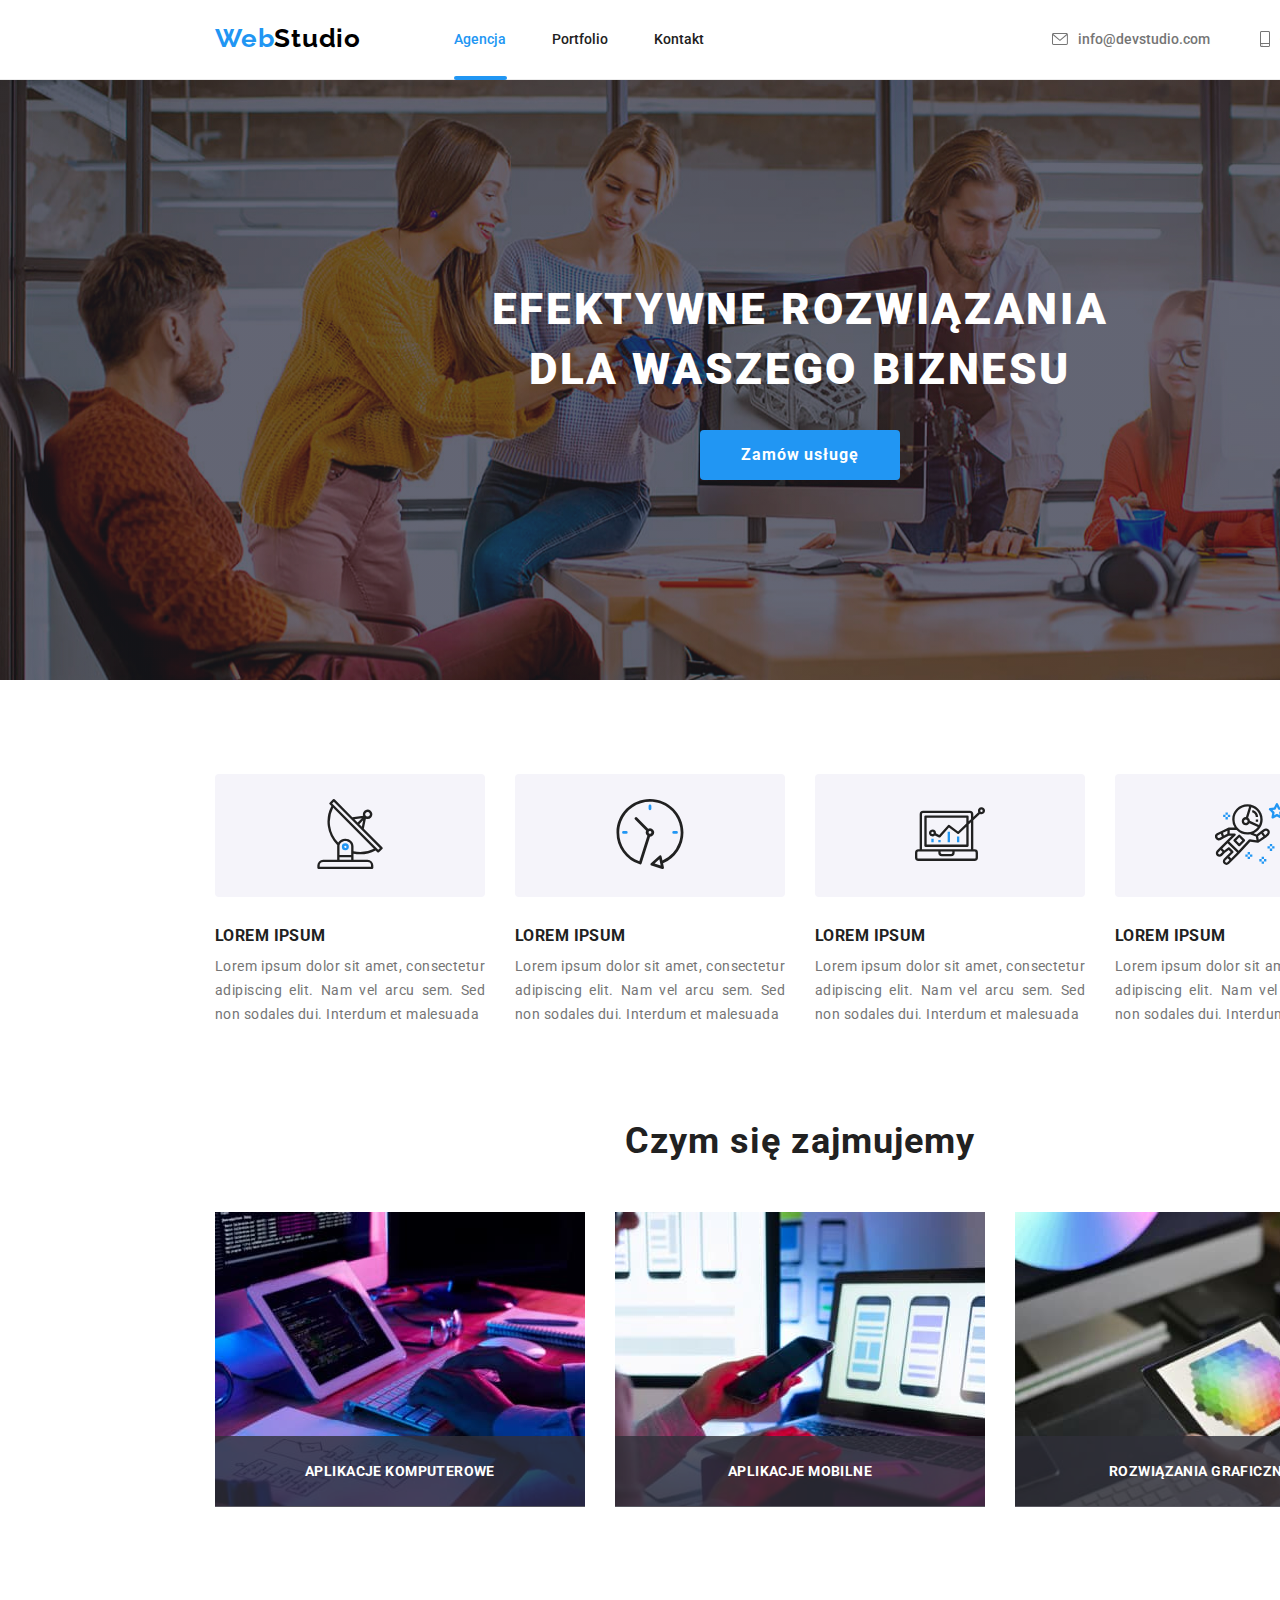
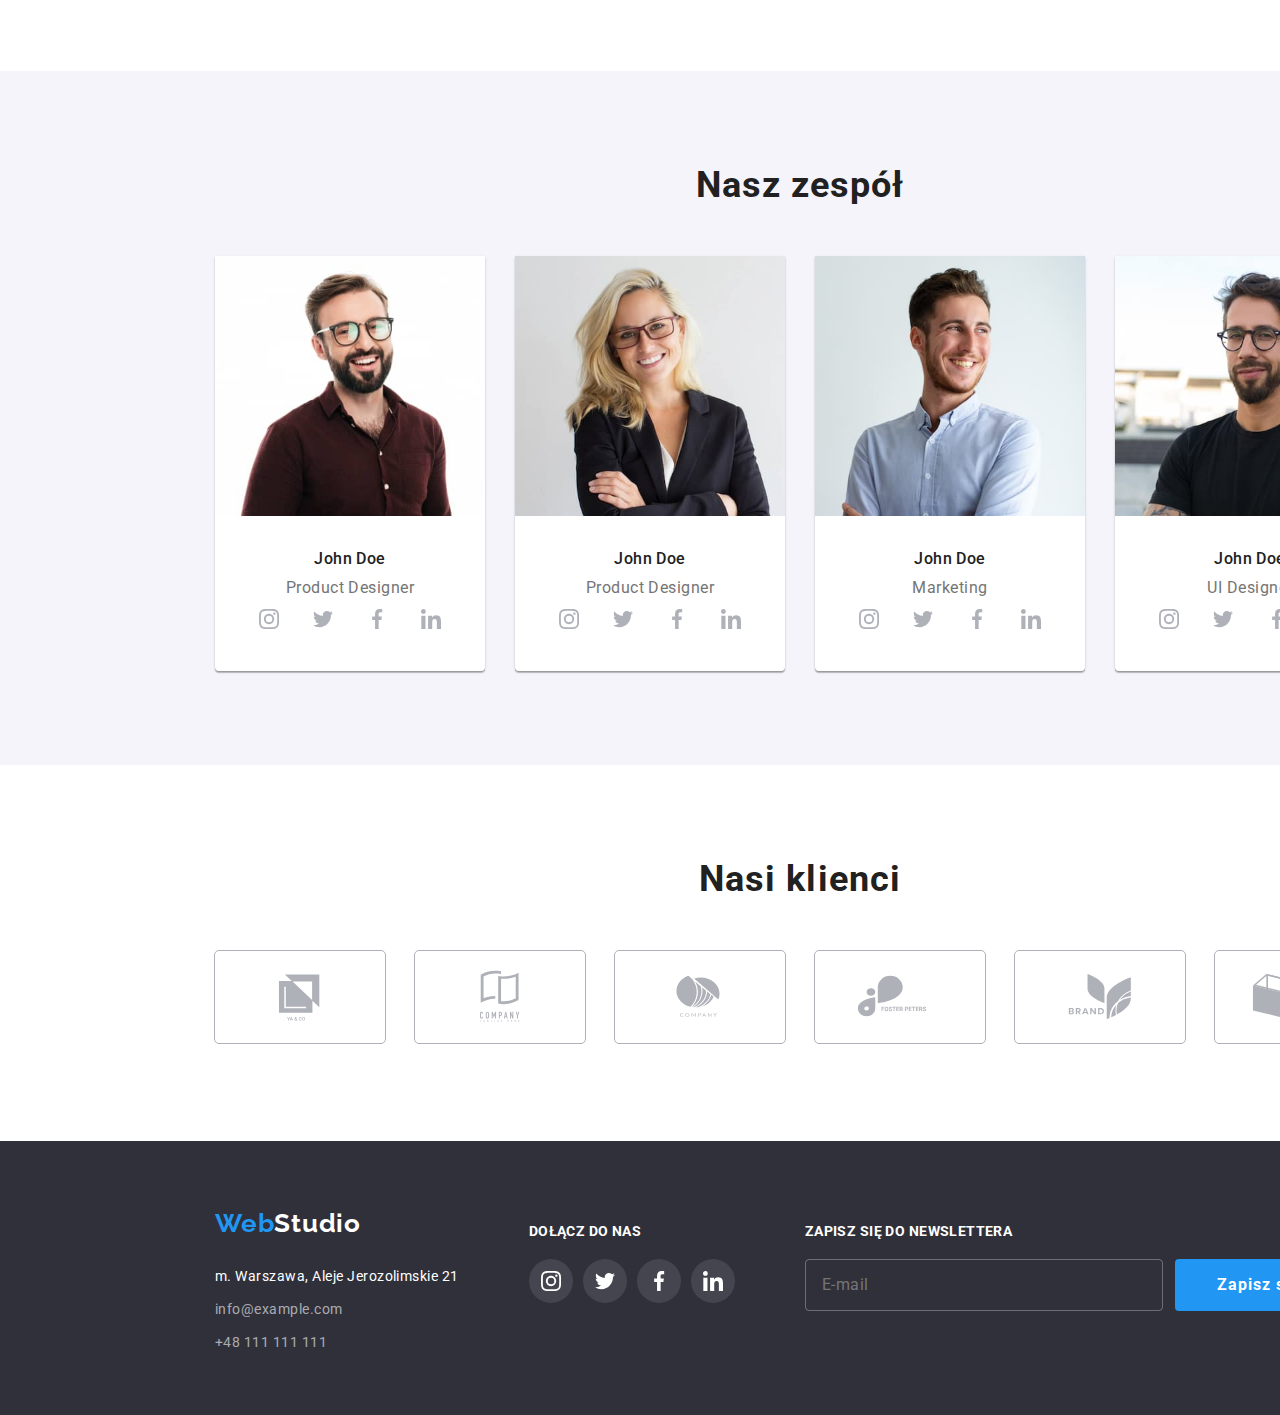
<file: index.html>
<!DOCTYPE html>
<html lang="pl">
  <!-- Nagłówek z tagami meta oraz tytułem i opisem-->
  <head>
    <!-- Normalizator -->
    <link rel="stylesheet" href="css/modern-normalize.css" />
    <!-- Czcionki -->
    <link
      href="https://fonts.googleapis.com/css2?family=Raleway:wght@700&family=Roboto:wght@400;500;700;900&display=swap"
      rel="stylesheet"
    />
    <!-- Style CSS -->
    <link rel="stylesheet" href="css/styles.css" />
    <link rel="icon" type="image/x-icon" href="images/favicon.ico" />
    <meta charset="utf-8" />
    <meta http-equiv="X-UA-Compatible" content="IE=edge" />
    <meta name="viewport" content="width=device-width, initial-scale=1.0" />
    <title>Strona główna</title>
    <meta name="description" content="WebStudio - strona główna" />
  </head>
  <body>
    <header class="top-bar">
      <div class="container top-menu">
        <!-- Logo -->
        <div class="top-menu-left">
          <a href="index.html" class="logo">Web<span class="logo-header">Studio</span> </a>
          <!-- Menu górne-->
          <nav>
            <ul class="menu">
              <li class="list-item is-active">
                <a href="#" class="menu-link is-active">Agencja</a>
              </li>
              <li class="list-item">
                <a href="portfolio.html" class="menu-link">Portfolio</a>
              </li>
              <li class="list-item">
                <a href="#" class="menu-link">Kontakt</a>
              </li>
            </ul>
          </nav>
        </div>
        <!-- dane teleadresowe-->

        <ul class="top-menu-right">
          <li class="list-item">
            <a href="mailto:info@devstudio.com" class="contact-text-header">
              <svg width="16" height="12" class="icon-top">
                <use href="images/icons.svg#icon-envelope"></use>
              </svg>
              info@devstudio.com
            </a>
          </li>
          <li class="list-item">
            <a href="tel:+48111111111" class="contact-text-header">
              <svg width="10" height="16" class="icon-top">
                <use href="images/icons.svg#icon-smartphone"></use>
              </svg>
              +48 111 111 111
            </a>
          </li>
        </ul>
      </div>
    </header>

    <!-- MAIN -->
    <main>
      <!-- Sekcja - Efektywne rozwiązania z przyciskiem zamówienia usługi -->

      <section class="section call-to-action">
        <div class="container call-to-action-box">
          <h1 class="main-header">efektywne rozwiązania dla waszego biznesu</h1>
          <button data-modal-open class="button-call-to-action" type="button">Zamów usługę</button>
        </div>
      </section>
      <!-- Sekcja "nasze atuty" (tak podpisane na figmie) zawierająca 4 krótkie artykuły(?) -->
      <section class="section section-article">
        <div class="container">
          <ul class="box-list article-list">
            <li class="list-item">
              <article class="article-container">
                <div class="article-top">
                  <svg class="icon-article">
                    <use href="images/icons.svg#icon-antenna-1"></use>
                  </svg>
                </div>
                <h3 class="article-header">lorem ipsum</h3>
                <p class="article-text">
                  Lorem ipsum dolor sit amet, consectetur adipiscing elit. Nam vel arcu sem. Sed non
                  sodales dui. Interdum et malesuada
                </p>
              </article>
            </li>
            <li class="list-item">
              <article class="article-container">
                <div class="article-top">
                  <svg class="icon-article">
                    <use href="images/icons.svg#icon-clock-1"></use>
                  </svg>
                </div>
                <h3 class="article-header">lorem ipsum</h3>
                <p class="article-text">
                  Lorem ipsum dolor sit amet, consectetur adipiscing elit. Nam vel arcu sem. Sed non
                  sodales dui. Interdum et malesuada
                </p>
              </article>
            </li>
            <li class="list-item">
              <article class="article-container">
                <div class="article-top">
                  <svg class="icon-article">
                    <use href="images/icons.svg#icon-diagram-1"></use>
                  </svg>
                </div>
                <h3 class="article-header">lorem ipsum</h3>
                <p class="article-text">
                  Lorem ipsum dolor sit amet, consectetur adipiscing elit. Nam vel arcu sem. Sed non
                  sodales dui. Interdum et malesuada
                </p>
              </article>
            </li>
            <li class="list-item">
              <article class="article-container">
                <div class="article-top">
                  <svg class="icon-article">
                    <use href="images/icons.svg#icon-astronaut-1"></use>
                  </svg>
                </div>
                <h3 class="article-header">lorem ipsum</h3>
                <p class="article-text">
                  Lorem ipsum dolor sit amet, consectetur adipiscing elit. Nam vel arcu sem. Sed non
                  sodales dui. Interdum et malesuada
                </p>
              </article>
            </li>
          </ul>
          <!-- sekcja czym się zajmujemy (nagłówek i 3 zdjęcia) -->
          <h2 class="section-header">Czym się zajmujemy</h2>
          <ul class="box-list">
            <li class="list-item">
              <img
                class="project-picture"
                src="images/what_we_do/what_we_do_1.jpg"
                alt="Osoba pisząca kod przed komputerem"
                width="370"
                height="294"
              />
              <div class="on-picture-text">aplikacje komputerowe</div>
            </li>
            <li class="list-item">
              <img
                class="project-picture"
                src="images/what_we_do/what_we_do_2.jpg"
                alt="Osoba tworząca na laptopie aplikacje mobilną"
                width="370"
                height="294"
              />
              <div class="on-picture-text">aplikacje mobilne</div>
            </li>
            <li class="list-item">
              <img
                class="project-picture"
                src="images/what_we_do/what_we_do_3.jpg"
                alt="Pracownik wybierający na tablecie kolor z palety kolorów"
                width="370"
                height="294"
              />
              <div class="on-picture-text">rozwiązania graficzne</div>
            </li>
          </ul>
        </div>
      </section>

      <!-- sekcja nasz zespół-->
      <section class="section team">
        <div class="container">
          <h2 class="section-header">Nasz zespół</h2>
          <ul class="team-list">
            <li class="list-item">
              <figure class="team-container">
                <img
                  src="images/team/team_1.jpg"
                  alt="Uśmiechnięty męzczyzna z brodą w okularach"
                  width="270"
                  height="260"
                />
                <figcaption>
                  <span class="team-member">John Doe</span>
                  <p class="team-position">Product Designer</p>
                  <ul class="team-social-flex">
                    <li class="list-item">
                      <a href="#" class="team-social">
                        <svg class="icon-social">
                          <use href="images/icons.svg#icon-instagram-2"></use>
                        </svg>
                      </a>
                    </li>
                    <li class="list-item">
                      <a href="#" class="team-social">
                        <svg class="icon-social">
                          <use href="images/icons.svg#icon-twitter-1"></use>
                        </svg>
                      </a>
                    </li>
                    <li class="list-item">
                      <a href="#" class="team-social">
                        <svg class="icon-social">
                          <use href="images/icons.svg#icon-facebook-1"></use>
                        </svg>
                      </a>
                    </li>
                    <li class="list-item">
                      <a href="#" class="team-social">
                        <svg class="icon-social">
                          <use href="images/icons.svg#icon-linkedin-1"></use>
                        </svg>
                      </a>
                    </li>
                  </ul>
                </figcaption>
              </figure>
            </li>
            <li class="list-item">
              <figure class="team-container">
                <img
                  src="images/team/team_2.jpg"
                  alt="Uśmiechnięta kobieta w okularach z długimi blond włosami"
                  width="270"
                  height="260"
                  class="team-photo"
                />
                <figcaption>
                  <span class="team-member">John Doe</span>
                  <p class="team-position">Product Designer</p>
                  <ul class="team-social-flex">
                    <li class="list-item">
                      <a href="#" class="team-social">
                        <svg class="icon-social">
                          <use href="images/icons.svg#icon-instagram-2"></use>
                        </svg>
                      </a>
                    </li>
                    <li class="list-item">
                      <a href="#" class="team-social">
                        <svg class="icon-social">
                          <use href="images/icons.svg#icon-twitter-1"></use>
                        </svg>
                      </a>
                    </li>
                    <li class="list-item">
                      <a href="#" class="team-social">
                        <svg class="icon-social">
                          <use href="images/icons.svg#icon-facebook-1"></use>
                        </svg>
                      </a>
                    </li>
                    <li class="list-item">
                      <a href="#" class="team-social">
                        <svg class="icon-social">
                          <use href="images/icons.svg#icon-linkedin-1"></use>
                        </svg>
                      </a>
                    </li>
                  </ul>
                </figcaption>
              </figure>
            </li>
            <li class="list-item">
              <figure class="team-container">
                <img
                  src="images/team/team_3.jpg"
                  alt="Uśmiechnięty mężczyzna w błękitnej koszuli"
                  width="270"
                  height="260"
                  class="team-photo"
                />
                <figcaption>
                  <span class="team-member">John Doe</span>
                  <p class="team-position">Marketing</p>
                  <ul class="team-social-flex">
                    <li class="list-item">
                      <a href="#" class="team-social">
                        <svg class="icon-social">
                          <use href="images/icons.svg#icon-instagram-2"></use>
                        </svg>
                      </a>
                    </li>
                    <li class="list-item">
                      <a href="#" class="team-social">
                        <svg class="icon-social">
                          <use href="images/icons.svg#icon-twitter-1"></use>
                        </svg>
                      </a>
                    </li>
                    <li class="list-item">
                      <a href="#" class="team-social">
                        <svg class="icon-social">
                          <use href="images/icons.svg#icon-facebook-1"></use>
                        </svg>
                      </a>
                    </li>
                    <li class="list-item">
                      <a href="#" class="team-social">
                        <svg class="icon-social">
                          <use href="images/icons.svg#icon-linkedin-1"></use>
                        </svg>
                      </a>
                    </li>
                  </ul>
                </figcaption>
              </figure>
            </li>
            <li class="list-item">
              <figure class="team-container">
                <img
                  src="images/team/team_4.jpg"
                  alt="Meżczyzna w okularach w czarnej koszulce"
                  width="270"
                  height="260"
                  class="team-photo"
                />
                <figcaption>
                  <span class="team-member">John Doe</span>
                  <p class="team-position">UI Designer</p>
                  <ul class="team-social-flex">
                    <li class="list-item">
                      <a href="#" class="team-social">
                        <svg class="icon-social">
                          <use href="images/icons.svg#icon-instagram-2"></use>
                        </svg>
                      </a>
                    </li>
                    <li class="list-item">
                      <a href="#" class="team-social">
                        <svg class="icon-social">
                          <use href="images/icons.svg#icon-twitter-1"></use>
                        </svg>
                      </a>
                    </li>
                    <li class="list-item">
                      <a href="#" class="team-social">
                        <svg class="icon-social">
                          <use href="images/icons.svg#icon-facebook-1"></use>
                        </svg>
                      </a>
                    </li>
                    <li class="list-item">
                      <a href="#" class="team-social">
                        <svg class="icon-social">
                          <use href="images/icons.svg#icon-linkedin-1"></use>
                        </svg>
                      </a>
                    </li>
                  </ul>
                </figcaption>
              </figure>
            </li>
          </ul>
        </div>
      </section>
      <section class="section our-clients">
        <div class="container">
          <h2 class="section-header">Nasi klienci</h2>
          <ul class="client-list-flex">
            <li class="list-item">
              <a class="client-list-link" href="#">
                <svg class="icon-client"><use href="images/icons.svg#icon-Client1"></use></svg>
              </a>
            </li>
            <li class="list-item">
              <a class="client-list-link" href="#">
                <svg class="icon-client"><use href="images/icons.svg#icon-Client2"></use></svg>
              </a>
            </li>
            <li class="list-item">
              <a class="client-list-link" href="#">
                <svg class="icon-client"><use href="images/icons.svg#icon-Client3"></use></svg>
              </a>
            </li>
            <li class="list-item">
              <a class="client-list-link" href="#">
                <svg class="icon-client"><use href="images/icons.svg#icon-Client4"></use></svg>
              </a>
            </li>
            <li class="list-item">
              <a class="client-list-link" href="#">
                <svg class="icon-client"><use href="images/icons.svg#icon-Client5"></use></svg>
              </a>
            </li>
            <li class="list-item">
              <a class="client-list-link" href="#">
                <svg class="icon-client"><use href="images/icons.svg#icon-client6"></use></svg>
              </a>
            </li>
          </ul>
        </div>
      </section>
    </main>
    <!-- footer z adresem i danymi kontaktowymi-->
    <footer class="bottom-bar">
      <div class="container footer-flex">
        <div>
          <a href="index.html" class="logo">Web<span class="logo-footer">Studio</span></a>
          <address>
            <ul class="menu-footer">
              <li class="contact-text">m. Warszawa, Aleje Jerozolimskie 21</li>
              <li class="contact-text">
                <a href="mailto:info@devstudio.com" class="contact-text-footer">info@example.com</a>
              </li>
              <li class="contact-text">
                <a href="tel:+48111111111" class="contact-text-footer">+48 111 111 111</a>
              </li>
            </ul>
          </address>
        </div>
        <div class="social-footer-box">
          <p class="social-footer-header">dołącz do nas</p>
          <ul class="social-footer-icon-box">
            <li class="list-item">
              <a href="#" class="social-footer-link">
                <svg class="icon-social">
                  <use href="images/icons.svg#icon-instagram-2"></use>
                </svg>
              </a>
            </li>
            <li class="list-item">
              <a href="#" class="social-footer-link">
                <svg class="icon-social">
                  <use href="images/icons.svg#icon-twitter-1"></use>
                </svg>
              </a>
            </li>
            <li class="list-item">
              <a href="#" class="social-footer-link">
                <svg class="icon-social">
                  <use href="images/icons.svg#icon-facebook-1"></use>
                </svg>
              </a>
            </li>
            <li class="list-item">
              <a href="#" class="social-footer-link">
                <svg class="icon-social">
                  <use href="images/icons.svg#icon-linkedin-1"></use>
                </svg>
              </a>
            </li>
          </ul>
        </div>
        <div>
          <p class="social-footer-header">zapisz się do newslettera</p>
          <form class="newsletter-form">
            <label for="newsletter"></label>
            <input
              name="newsletter"
              type="text"
              id="newsletter"
              placeholder="E-mail"
              class="newsletter-email-text-box"
            />
            <button type="submit" class="button-call-to-action newsletter-button">
              Zapisz się
              <svg width="24" height="24" class="newsletter-icon">
                <use href="images/icons.svg#icon-send"></use>
              </svg>
            </button>
          </form>
        </div>
      </div>
    </footer>

    <!-- WYSKAKUJĄCE OKNO MODALNE Z FORMULARZEM -->

    <div class="backdrop is-hidden" data-modal>
      <div class="modal">
        <button class="modal-close" data-modal-close>
          <svg width="11" height="11">
            <use href="images/Close-X.svg#Vector"></use>
          </svg>
        </button>
        <form class="cta-box">
          <p>Zostaw swoje dane w formularzu poniżej</p>
          <div class="form-label">
            <label class="cta-box-label" for="name">
              Imie
              <svg class="icon-form">
                <use href="images/icons.svg#icon-name"></use>
              </svg>
            </label>
            <input class="cta-box-input" name="name" type="text" id="name" />
          </div>
          <div class="form-label">
            <label class="cta-box-label" for="phone">
              Telefon
              <svg class="icon-form">
                <use href="images/icons.svg#icon-phone"></use>
              </svg>
            </label>
            <input class="cta-box-input" name="phone" type="tel" id="phone" />
          </div>
          <div class="form-label">
            <label class="cta-box-label" for="email">
              Email
              <svg class="icon-form">
                <use href="images/icons.svg#icon-mail"></use>
              </svg>
            </label>
            <input class="cta-box-input" name="email" type="email" id="email" />
          </div>
          <label class="cta-box-label" for="adnotations">Komentarz</label>
          <textarea
            class="cta-box-adnotations"
            name="adnotations"
            type="text"
            id="adnotations"
            placeholder="Wprowadź tekst"
          ></textarea>
          <label class="cta-agreement" for="checkbox">
            <input class="cta-agreement-checkbox" type="checkbox" name="checkbox" id="checkbox" />
            <span class="cta-checkbox">
              <svg class="check-icon" width="16" height="15">
                <use href="images/icons.svg#icon-tick"></use>
              </svg>
            </span>
            Oświadczam iż akceptuję <a class="cta-agreement-link" href="#">Regulamin</a> i
            <a class="cta-agreement-link" href="#">Politykę Prywatności</a>
          </label>
          <button class="button-call-to-action form-button" type="submit">Wyślij</button>
        </form>
      </div>
    </div>
    <script src="./js/modal.js"></script>
  </body>
</html>
</file>
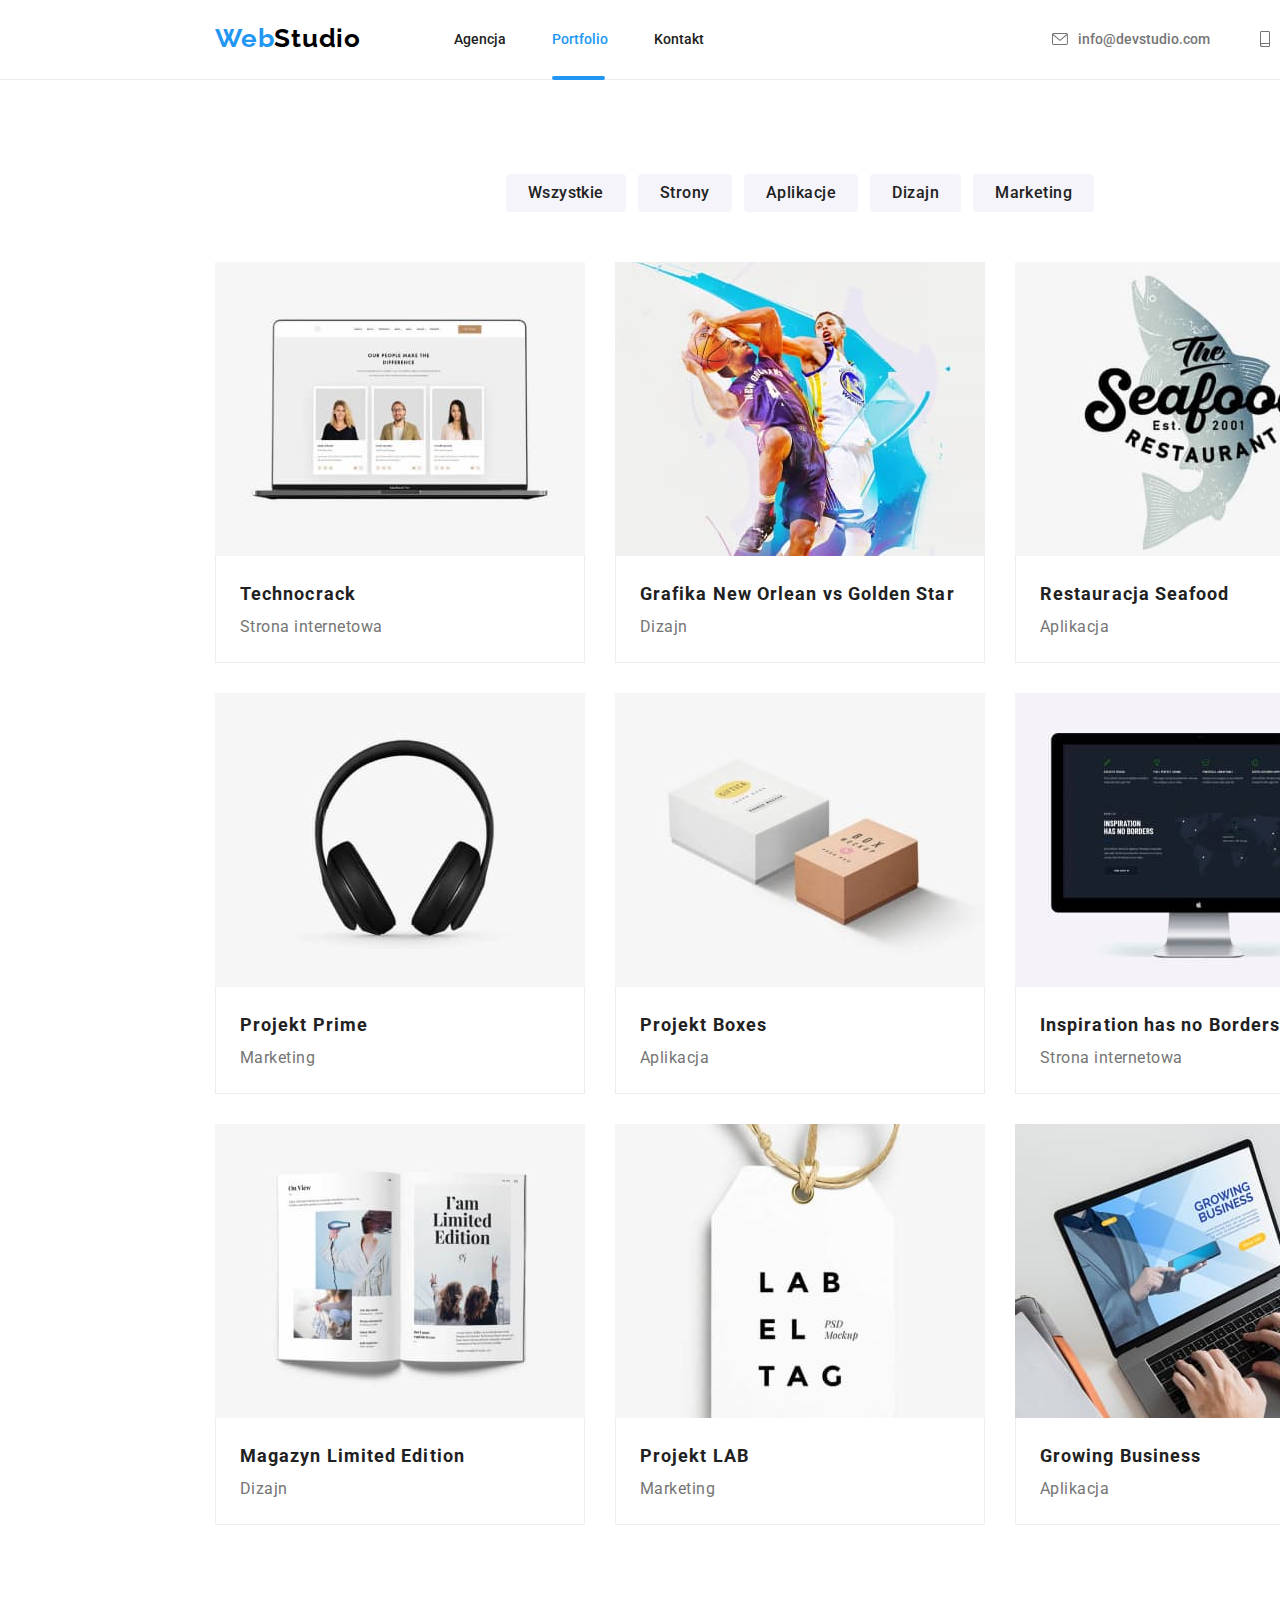
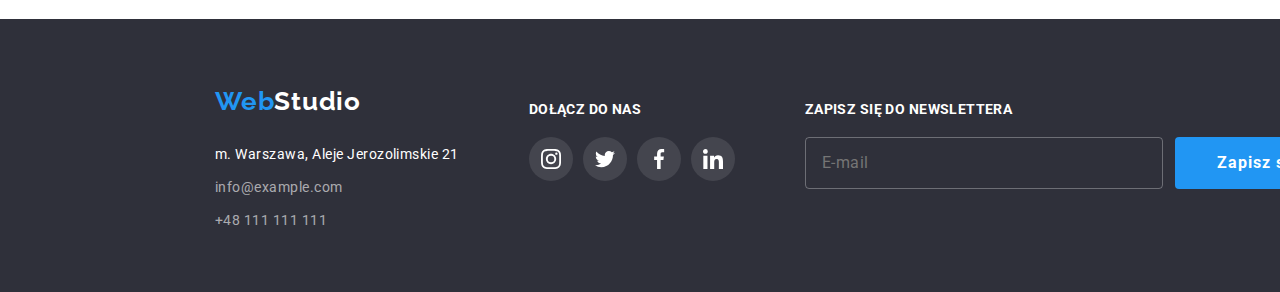
<file: portfolio.html>
<!DOCTYPE html>
<html lang="pl">
  <!-- Nagłówek z tagami meta oraz tytułem i opisem-->
  <head>
    <!-- Normalizator -->
    <link rel="stylesheet" href="css/modern-normalize.css" />
    <!-- Czcionki -->
    <link
      href="https://fonts.googleapis.com/css2?family=Raleway:wght@700&family=Roboto:wght@400;500;700;900&display=swap"
      rel="stylesheet"
    />
    <!-- Style CSS -->
    <link rel="stylesheet" href="css/styles.css" />
    <link rel="icon" type="image/x-icon" href="images/favicon.ico" />
    <meta charset="utf-8" />
    <meta http-equiv="X-UA-Compatible" content="IE=edge" />
    <meta name="viewport" content="width=device-width, initial-scale=1.0" />
    <title>Portfolio</title>
    <meta name="description" content="WebStudio - zrealizowane projekty" />
  </head>
  <body>
    <header class="top-bar">
      <div class="container top-menu">
        <!-- Logo -->
        <div class="top-menu-left">
          <a href="index.html" class="logo">Web<span class="logo-header">Studio</span> </a>
          <!-- Menu górne-->
          <nav>
            <ul class="menu">
              <li class="list-item">
                <a href="index.html" class="menu-link">Agencja</a>
              </li>
              <li class="list-item">
                <a href="#" class="menu-link is-active">Portfolio</a>
              </li>
              <li class="list-item">
                <a href="#" class="menu-link">Kontakt</a>
              </li>
            </ul>
          </nav>
        </div>
        <!-- dane teleadresowe-->

        <ul class="top-menu-right">
          <li class="list-item">
            <a href="mailto:info@devstudio.com" class="contact-text-header">
              <svg width="16" height="12" class="icon-top">
                <use href="images/icons.svg#icon-envelope"></use>
              </svg>
              info@devstudio.com
            </a>
          </li>
          <li class="list-item">
            <a href="tel:+48111111111" class="contact-text-header">
              <svg width="10" height="16" class="icon-top">
                <use href="images/icons.svg#icon-smartphone"></use>
              </svg>
              +48 111 111 111
            </a>
          </li>
        </ul>
      </div>
    </header>
    <main>
      <!-- Menu z filtrami - lista buttonów-->
      <section class="section section-project">
        <div class="container">
          <ul>
            <li class="list-item-button">
              <button type="button" class="project-list-button">Wszystkie</button>
            </li>
            <li class="list-item-button">
              <button type="button" class="project-list-button">Strony</button>
            </li>
            <li class="list-item-button">
              <button type="button" class="project-list-button">Aplikacje</button>
            </li>
            <li class="list-item-button">
              <button type="button" class="project-list-button">Dizajn</button>
            </li>
            <li class="list-item-button">
              <button type="button" class="project-list-button">Marketing</button>
            </li>
          </ul>
          <!-- Sekcja z obrazkami-->
          <ul class="project-list">
            <li class="list-item">
              <figure tabindex="0" class="project-box">
                <div class="project-overflow-text-box">
                  <img
                    class="project-picture"
                    src="images/portfolio/technocrack.jpg"
                    alt="Elegancki projekt strony internetowej"
                    width="370"
                    height="294"
                  />
                  <p class="project-overflow-text">
                    Technocrack jest popularną platformą wykorzystywaną do rozpowszechniania
                    koronawirusa. Firmy wykorzystują tę platformę do celów szpiegowskich i ataków na
                    niezabezpieczone serwery konkurencji
                  </p>
                </div>
                <figcaption class="project-text-box">
                  <h3 class="project-title">Technocrack</h3>
                  <p class="project-description">Strona internetowa</p>
                </figcaption>
              </figure>
            </li>
            <li class="list-item">
              <figure tabindex="0" class="project-box">
                <div class="project-overflow-text-box">
                  <img
                    class="project-picture"
                    src="images/portfolio/new_orlean.jpg"
                    alt="dwóch koszykarzy walczy o piłkę"
                    width="370"
                    height="294"
                  />
                  <p class="project-overflow-text">
                    Lorem ipsum dolor sit amet consectetur adipisicing elit. Odio deserunt in
                    delectus, aspernatur debitis quia dolores sed ducimus similique culpa.
                  </p>
                </div>
                <figcaption class="project-text-box">
                  <h3 class="project-title">Grafika New Orlean vs Golden Star</h3>
                  <p class="project-description">Dizajn</p>
                </figcaption>
              </figure>
            </li>
            <li class="list-item">
              <figure tabindex="0" class="project-box">
                <div class="project-overflow-text-box">
                  <img
                    class="project-picture"
                    src="images/portfolio/seafood.jpg"
                    alt="Logo restauracji The Seafood Restaurant z owocami morza"
                    width="370"
                    height="294"
                  />
                  <p class="project-overflow-text">
                    Lorem ipsum dolor sit amet consectetur adipisicing elit. Odio deserunt in
                    delectus, aspernatur debitis quia dolores sed ducimus similique culpa.
                  </p>
                </div>
                <figcaption class="project-text-box">
                  <h3 class="project-title">Restauracja Seafood</h3>
                  <p class="project-description">Aplikacja</p>
                </figcaption>
              </figure>
            </li>
            <li class="list-item">
              <figure tabindex="0" class="project-box">
                <div class="project-overflow-text-box">
                  <img
                    class="project-picture"
                    src="images/portfolio/prime.jpg"
                    alt="Wysokiej jakości słuchawki"
                    width="370"
                    height="294"
                  />
                  <p class="project-overflow-text">
                    Lorem ipsum dolor sit amet consectetur adipisicing elit. Odio deserunt in
                    delectus, aspernatur debitis quia dolores sed ducimus similique culpa.
                  </p>
                </div>
                <figcaption class="project-text-box">
                  <h3 class="project-title">Projekt Prime</h3>
                  <p class="project-description">Marketing</p>
                </figcaption>
              </figure>
            </li>
            <li class="list-item">
              <figure tabindex="0" class="project-box">
                <div class="project-overflow-text-box">
                  <img
                    class="project-picture"
                    src="images/portfolio/boxes.jpg"
                    alt="dwa pudełka z nadrukiem"
                    width="370"
                    height="294"
                  />
                  <p class="project-overflow-text">
                    Lorem ipsum dolor sit amet consectetur adipisicing elit. Odio deserunt in
                    delectus, aspernatur debitis quia dolores sed ducimus similique culpa.
                  </p>
                </div>
                <figcaption class="project-text-box">
                  <h3 class="project-title">Projekt Boxes</h3>
                  <p class="project-description">Aplikacja</p>
                </figcaption>
              </figure>
            </li>
            <li class="list-item">
              <figure tabindex="0" class="project-box">
                <div class="project-overflow-text-box">
                  <img
                    class="project-picture"
                    src="images/portfolio/inspiration.jpg"
                    alt="projekt strony internetowej"
                    width="370"
                    height="294"
                  />
                  <p class="project-overflow-text">
                    Lorem ipsum dolor sit amet consectetur adipisicing elit. Odio deserunt in
                    delectus, aspernatur debitis quia dolores sed ducimus similique culpa.
                  </p>
                </div>
                <figcaption class="project-text-box">
                  <h3 class="project-title">Inspiration has no Borders</h3>
                  <p class="project-description">Strona internetowa</p>
                </figcaption>
              </figure>
            </li>
            <li class="list-item">
              <figure tabindex="0" class="project-box">
                <div class="project-overflow-text-box">
                  <img
                    class="project-picture"
                    src="images/portfolio/limited_edition.jpg"
                    alt="projekt czasopisma"
                    width="370"
                    height="294"
                  />
                  <p class="project-overflow-text">
                    Lorem ipsum dolor sit amet consectetur adipisicing elit. Odio deserunt in
                    delectus, aspernatur debitis quia dolores sed ducimus similique culpa.
                  </p>
                </div>
                <figcaption class="project-text-box">
                  <h3 class="project-title">Magazyn Limited Edition</h3>
                  <p class="project-description">Dizajn</p>
                </figcaption>
              </figure>
            </li>
            <li class="list-item">
              <figure tabindex="0" class="project-box">
                <div class="project-overflow-text-box">
                  <img
                    class="project-picture"
                    src="images/portfolio/projekt_lab.jpg"
                    alt="metka z napisem lab el tag"
                    width="370"
                    height="294"
                  />
                  <p class="project-overflow-text">
                    Lorem ipsum dolor sit amet consectetur adipisicing elit. Odio deserunt in
                    delectus, aspernatur debitis quia dolores sed ducimus similique culpa.
                  </p>
                </div>
                <figcaption class="project-text-box">
                  <h3 class="project-title">Projekt LAB</h3>
                  <p class="project-description">Marketing</p>
                </figcaption>
              </figure>
            </li>
            <li class="list-item">
              <figure tabindex="0" class="project-box">
                <div class="project-overflow-text-box">
                  <img
                    class="project-picture"
                    src="images/portfolio/growing_business.jpg"
                    alt="laptop z włączoną aplikacją growing business"
                    width="370"
                    height="294"
                  />
                  <p class="project-overflow-text">
                    Lorem ipsum dolor sit amet consectetur adipisicing elit. Odio deserunt in
                    delectus, aspernatur debitis quia dolores sed ducimus similique culpa.
                  </p>
                </div>
                <figcaption class="project-text-box">
                  <h3 class="project-title">Growing Business</h3>
                  <p class="project-description">Aplikacja</p>
                </figcaption>
              </figure>
            </li>
          </ul>
        </div>
      </section>
    </main>
    <!-- footer skopiowany z index.html -->
    <footer class="bottom-bar">
      <div class="container footer-flex">
        <div>
          <a href="index.html" class="logo">Web<span class="logo-footer">Studio</span></a>
          <address>
            <ul class="menu-footer">
              <li class="contact-text">m. Warszawa, Aleje Jerozolimskie 21</li>
              <li class="contact-text">
                <a href="mailto:info@devstudio.com" class="contact-text-footer">info@example.com</a>
              </li>
              <li class="contact-text">
                <a href="tel:+48111111111" class="contact-text-footer">+48 111 111 111</a>
              </li>
            </ul>
          </address>
        </div>
        <div class="social-footer-box">
          <p class="social-footer-header">dołącz do nas</p>
          <ul class="social-footer-icon-box">
            <li class="list-item">
              <a href="#" class="social-footer-link">
                <svg class="icon-social">
                  <use href="images/icons.svg#icon-instagram-2"></use>
                </svg>
              </a>
            </li>
            <li class="list-item">
              <a href="#" class="social-footer-link">
                <svg class="icon-social">
                  <use href="images/icons.svg#icon-twitter-1"></use>
                </svg>
              </a>
            </li>
            <li class="list-item">
              <a href="#" class="social-footer-link">
                <svg class="icon-social">
                  <use href="images/icons.svg#icon-facebook-1"></use>
                </svg>
              </a>
            </li>
            <li class="list-item">
              <a href="#" class="social-footer-link">
                <svg class="icon-social">
                  <use href="images/icons.svg#icon-linkedin-1"></use>
                </svg>
              </a>
            </li>
          </ul>
        </div>
        <div>
          <p class="social-footer-header">zapisz się do newslettera</p>
          <form class="newsletter-form">
            <label for="newsletter"></label>
            <input
              name="newsletter"
              type="text"
              id="newsletter"
              placeholder="E-mail"
              class="newsletter-email-text-box"
            />
            <button type="submit" class="button-call-to-action newsletter-button">
              Zapisz się
              <svg width="24" height="24" class="newsletter-icon">
                <use href="images/icons.svg#icon-send"></use>
              </svg>
            </button>
          </form>
        </div>
      </div>
    </footer>
  </body>
</html>
</file>
<file: css/styles.css>
/* Deklaracja zmiennych globalnych dla kolorów - wg specyfikacji «C6»*/
:root {
  --blue: #2196f3;
  --blue-transparent: rgba(33, 150, 243, 0.9);
  --logo-black: #000000;
  --font-black: #212121;
  --font-gray: #757575;
  --font-gray-transparent: #75757580;
  --font-white: #ffffff;
  --font-address: #ffffff99;
  --font-newsletter: #ffffff99;
  --border-newsletter: #ffffff4d;
  --shadow-newsletter: #ffffff26;
  --shadow: rgba(0, 0, 0, 0.25);
  --background-dark: #2f303a;
  --background-dark-transparent: #2f303a66;
  --background-overlay: rgba(0, 0, 0, 0.2);
  --close-circle: rgba(0, 0, 0, 0.1);
  --stroke-color: #ececec;
  --border-color: #eeeeee;
  --button-color: #f5f4fa;
  --icon-color: #afb1b8;
  --background-light: #e5e5e5;
  --shadow-box-1: rgba(0, 0, 0, 0.12);
  --shadow-box-2: rgba(0, 0, 0, 0.14);
  --shadow-box-3: rgba(0, 0, 0, 0.2);
  --shadow-box-portfolio-1: rgba(0, 0, 0, 0.12);
  --shadow-box-portfolio-2: rgba(0, 0, 0, 0.06);
  --shadow-box-portfolio-3: rgba(0, 0, 0, 0.16);
  --section-padding: 94px;
  --icon-background: rgba(255, 255, 255, 0.1);
  --text-box-background: rgba(47, 48, 58, 0.8);
  --input-border: #21212133;
  --button-shadow: rgba(0, 0, 0, 0.25);
}

/* deklaracja Border-box */

*,
*:before,
*:after {
  box-sizing: border-box;
}

/* resetowanie stylów */

h1,
h2,
h3,
h4,
h5,
h6,
ul,
p,
figure {
  margin: 0px;
  padding: 0px;
  border: 0px;
}

body {
  font-family: 'Roboto', 'Raleway', sans-serif;
  color: var(--font-gray);
  text-decoration: none;
  background-color: var(--background-light);
  width: 1600px;
  margin: 0 auto;
}

.container {
  width: 1200px;
  padding: 0 15px;
  margin: 0 auto;
}
/*NAgłówki sekcji */

.main-header {
  margin-bottom: 30px;
  color: var(--font-white);
  font-size: 44px;
  line-height: 1.36;
  letter-spacing: 0.06em;
  text-align: center;
  font-weight: 900;
  text-transform: uppercase;
}

.section-header {
  text-align: center;
  color: var(--font-black);
  font-size: 36px;
  font-weight: 700;
  letter-spacing: 0.03em;
  margin-bottom: 50px;
}
/* Klasy dla logo - ogólna + szczególna */
.logo {
  display: inline-block;
  font-family: 'Raleway', sans-serif;
  font-size: 26px;
  font-weight: 700;
  letter-spacing: 0.03em;
  color: var(--blue);
  text-decoration: none;
}

.logo-header {
  color: var(--logo-black);
}

.logo-footer {
  color: var(--font-white);
}

/* Klasy dla svg */

.icon-top {
  fill: currentColor;
  margin-right: 10px;
}

.icon-article {
  width: 70px;
  height: 70px;
}

.icon-social {
  width: 20px;
  height: 20px;
  display: block;
  fill: currentColor;
}

.icon-client {
  display: block;
  width: 106px;
  height: 60px;
  fill: currentColor;
}

/* Klasy dla ułożenia elementów menu górnego */

.top-bar {
  padding: 24px 0px 25px 0px;
  background-color: var(--font-white);
  border-bottom: 1px solid var(--stroke-color);
}

.top-menu {
  display: flex;
  align-items: center;
  justify-content: space-between;
}

.top-menu-left {
  display: flex;
  align-items: center;
  justify-content: space-between;
  gap: 93px;
}

.top-menu-right {
  display: flex;
  align-items: center;
  justify-content: space-between;
  gap: 50px;
}
.section-article {
  text-align: center;
  background-color: var(--font-white);
}

.section {
  padding: var(--section-padding) 0px;
}

.team {
  background-color: var(--button-color);
}

.call-to-action {
  text-align: center;
  background: linear-gradient(
      var(--background-dark-transparent),
      var(--background-dark-transparent)
    ),
    url('../images/main.jpg');
  background-size: cover;
}
.call-to-action-box {
  padding: 106px 252px;
}
.section-project {
  text-align: center;
  background-color: var(--font-white);
}

/* aktywna strona - link */
.menu-link.is-active {
  color: var(--blue);
  position: relative;
}

.menu-link.is-active:after {
  content: '';
  position: absolute;
  transform: translateY(46px);
  left: 0px;
  width: 53px;
  height: 4px;
  background-color: var(--blue);
  border-radius: 2px;
}

/* Klasa dla list */

.list-item {
  list-style: none;
}

.list-item-button {
  display: inline-block;
}

/* Klasy dla menu */

.menu-link {
  font-size: 14px;
  font-weight: 500;
  text-decoration: none;
  color: var(--font-black);
  transition: 250ms cubic-bezier(0.4, 0, 0.2, 1);
}

.menu {
  display: flex;
  justify-content: space-between;
  gap: 46px;
}

.menu-link:hover,
.menu-link:focus {
  color: var(--blue);
}

.menu-footer {
  margin-top: 20px;
}

/* Klasy dla article*/

.box-list {
  display: flex;
  justify-content: space-between;
  gap: 30px;
}

.team-list {
  display: flex;
  justify-content: space-between;
  gap: 30px;
}

.article-list {
  margin-bottom: 94px;
}
.article-container {
  font-size: 14px;
  letter-spacing: 0.03em;
}

.article-top {
  padding: 25px 100px;
  background-color: var(--button-color);
  border-radius: 4px;
  margin-bottom: 30px;
}
.article-header {
  color: var(--font-black);
  text-transform: uppercase;
  font-weight: 700;
  text-align: left;
  margin-bottom: 10px;
}

.article-text {
  color: var(--font-gray);
  text-align: justify;
  line-height: 1.7;
}

.our-clients {
  background-color: var(--font-white);
}

.client-list-flex {
  display: flex;
  gap: 30px;
  justify-content: space-between;
}

.client-list-link {
  border-radius: 4px;
  outline: 1px solid var(--icon-color);
  padding: 16px 32px;
  display: inline-block;
  color: var(--icon-color);
  transition: 250ms cubic-bezier(0.4, 0, 0.2, 1);
}

.client-list-link:hover,
.client-list-link:focus {
  color: var(--blue);
  outline-color: var(--blue);
}

/* klasy dla teamu: */

.team-container {
  background-color: var(--font-white);
  width: 270px;
  font-size: 16px;
  letter-spacing: 0.03em;
  box-shadow: 0px 1px 3px var(--shadow-box-1), 0px 1px 1px var(--shadow-box-2),
    0px 2px 1px var(--shadow-box-3);
  border-radius: 0px 0px 4px 4px;
}

.team-container figcaption {
  padding: 30px 32px;
  text-align: center;
}
.team-member {
  color: var(--font-black);
  font-weight: 500;
}

.team-social-flex {
  display: flex;
  gap: 10px;
  justify-content: space-between;
}

.team-social {
  display: block;
  padding: 12px;
  color: var(--icon-color);
  border-radius: 50%;
  transition: 250ms cubic-bezier(0.4, 0, 0.2, 1);
}

.team-social:hover,
.team-social:focus {
  background-color: var(--blue);
  color: var(--font-white);
}

.team-position {
  margin-top: 10px;
  color: var(--font-gray);
}

/* Klasa project dla divów w których są przykłady portfolio */

.project-list {
  display: flex;
  gap: 30px;
  flex-wrap: wrap;
}

.project-box {
  position: relative;
  width: 370px;
  transition: 250ms cubic-bezier(0.4, 0, 0.2, 1);
}
.project-box:hover,
.project-box:focus {
  box-shadow: 0px 1px 1px var(--shadow-box-portfolio-1), 0px 4px 4px var(--shadow-box-portfolio-2),
    1px 4px 6px var(--shadow-box-portfolio-3);
  cursor: pointer;
}

.project-picture {
  vertical-align: middle;
}

.on-picture-text {
  transform: translateY(-70px);
  background-color: var(--text-box-background);
  font-weight: 700;
  font-size: 14px;
  color: var(--font-white);
  line-height: 1.17;
  letter-spacing: 0.03em;
  text-transform: uppercase;
  padding: 27px 0;
}

.project-text-box {
  position: relative;
  padding: 20px 24px;
  border: 1px solid var(--border-color);
  border-top: none;
  text-align: left;
}

.project-title {
  font-size: 18px;
  font-weight: 700;
  line-height: 2;
  letter-spacing: 0.06em;
  text-align: left;
  color: var(--font-black);
}

.project-description {
  font-size: 16px;
  line-height: 1.875;
  letter-spacing: 0.03em;
  color: var(--font-gray);
  text-align: left;
}

.project-overflow-text-box {
  position: relative;
  overflow: hidden;
  height: 294px;
}

.project-overflow-text {
  position: absolute;
  width: 100%;
  height: 100%;
  font-weight: 400;
  font-size: 18px;
  line-height: 1.55;
  letter-spacing: 0.03em;
  color: var(--font-white);
  text-align: left;
  padding: 49px 45px 49px 24px;
  background-color: var(--blue-transparent);
  transition: 250ms cubic-bezier(0.4, 0, 0.2, 1);
}

.project-box:hover .project-overflow-text,
.project-box:focus .project-overflow-text {
  transform: translateY(-294px);
}

/* Klasa buttons dla przycisków z filtrami */
/* Z jakiegoś powodu gdy w klasach .buttons nie ma zadeklarowanej font-family: 'Roboto' - czcionka się zmienia */

.project-list-button {
  display: inline-block;
  background-color: var(--button-color);
  color: var(--font-black);
  font-size: 16px;
  line-height: 1.625;
  font-weight: 500;
  letter-spacing: 0.03em;
  border: 0px;
  cursor: pointer;
  border-radius: 4px;
  padding-left: 22px;
  padding-right: 22px;
  padding-top: 6px;
  padding-bottom: 6px;
  margin: 0px 4px 50px;
  transition: 250ms cubic-bezier(0.4, 0, 0.2, 1);
}

.button-call-to-action {
  background-color: var(--blue);
  color: var(--font-white);
  font-size: 16px;
  line-height: 1.875;
  font-weight: 700;
  letter-spacing: 0.06em;
  border: 0px;
  cursor: pointer;
  border-radius: 4px;
  padding: 10px 41px;
}
.project-list-button:hover,
.project-list-button:focus {
  background-color: var(--blue);
  color: var(--font-white);
  box-shadow: 0px 4px 4px var(--shadow);
}

/* Klasy dla addresu w header i footer */

.contact-text-header {
  font-size: 14px;
  font-weight: 500;
  color: var(--font-gray);
  text-decoration: none;
  transition: 250ms cubic-bezier(0.4, 0, 0.2, 1);
  display: flex;
  align-items: center;
}
.contact-text-header:hover,
.contact-text-header:focus {
  color: var(--blue);
}

.footer-flex {
  display: flex;
  justify-content: left;
  gap: 70px;
}
.social-footer-box {
  text-align: left;
}
.social-footer-header {
  font-weight: 700;
  font-size: 14px;
  line-height: 1.17;
  letter-spacing: 0.03em;
  text-transform: uppercase;
  margin-top: 22px;
  margin-bottom: 0px;
}

.social-footer-icon-box {
  margin-top: 20px;
  display: flex;
  gap: 10px;
}

.social-footer-link {
  display: block;
  padding: 12px;
  background-color: var(--icon-background);
  border-radius: 50%;
  color: var(--font-white);
  transition: 250ms cubic-bezier(0.4, 0, 0.2, 1);
}

.social-footer-link:hover,
.social-footer-link:focus {
  background-color: var(--blue);
}

.newsletter-form {
  display: flex;
  padding-top: 20px;
}

.newsletter-email-text-box {
  padding: 15px 16px;
  width: 358px;
  border: 1px solid var(--border-newsletter);
  border-radius: 4px;
  background-color: transparent;
  font-size: 16px;
  line-height: 1.25;
  letter-spacing: 0.03em;
  color: var(--font-newsletter);
  box-shadow: 0px 4px 4px var(--newsletter-shadow);
}
.newsletter-icon {
  fill: currentColor;
  margin-left: 24px;
  display: inline-block;
}
.button-call-to-action.newsletter-button {
  margin-left: 12px;
  padding: 10px 28px 10px 42px;
  display: flex;
  align-items: center;
}

.contact-text-footer {
  color: var(--font-address);
  text-decoration: none;
  font-style: normal;
  transition: 250ms cubic-bezier(0.4, 0, 0.2, 1);
}

.contact-text-footer:hover,
.contact-text-footer:focus {
  color: var(--blue);
}
.contact-text {
  font-size: 14px;
  font-style: normal;
  list-style: none;
}

.contact-text:nth-child(2n) {
  margin: 9px 0px;
}

.contact-text-mail-bottom {
  text-decoration: underline;
}

/* Klasa dla footer */

.bottom-bar {
  padding: 60px 0px;
  letter-spacing: 0.03em;
  color: var(--font-white);
  background-color: var(--background-dark);
  line-height: 1.7;
  text-decoration: none;
}

/* OKNO MODUŁOWE */

.is-hidden {
  pointer-events: none;
  visibility: hidden;
  opacity: 0;
}

.backdrop {
  position: fixed;
  left: 0;
  top: 0;
  width: 100vw;
  height: 100vw;
  background-color: var(--background-overlay);
  transition-property: opacity, transform;
  transition-timing-function: ease-in-out;
  transition-duration: 500ms;
}

.backdrop.is-hidden .modal {
  transform: translate(-50%, -50%) scale(0.4);
  opacity: 0;
}
.modal {
  position: fixed;
  justify-content: center;
  top: 50%;
  left: 50%;
  opacity: 1;
  transition-property: opacity, transform;
  transition-timing-function: ease-in-out;
  transition-duration: 500ms;
  visibility: visible;
  transform: translate(-50%, -50%) scale(1);
  width: 528px;
  height: 581px;
  background-color: var(--font-white);
  border-radius: 4px;
  box-shadow: 0px 1px 3px var(--shadow-box-1), 0px 1px 1px var(--shadow-box-2),
    0px 2px 1px var(--shadow-box-3);
}

.modal-close {
  position: absolute;
  top: 8px;
  right: 8px;
  width: 30px;
  height: 30px;
  padding: 9px;
  border: 1px solid var(--close-circle);
  background-color: var(--font-white);
  border-radius: 50%;
  cursor: pointer;
}

.modal-close svg {
  display: block;
}

.cta-box {
  padding: 40px;
  display: flex;
  justify-content: space-between;
  flex-direction: column;
}

.cta-box p {
  text-align: center;
  font-size: 20px;
  font-weight: 700;
  line-height: 1.172;
  letter-spacing: 0.03em;
  color: var(--font-black);
  margin-bottom: 12px;
}

.cta-box-label {
  position: relative;
  font-size: 12px;
  line-height: 1.172;
  letter-spacing: 0.01em;
  color: var(--font-gray);
  margin-bottom: 4px;
}

.cta-box-input {
  background-color: transparent;
  border: 1px solid var(--input-border);
  border-radius: 4px;
  padding: 11px 12px 11px 42px;
  margin-bottom: 10px;
  color: var(--font-gray);
  transition: 250ms cubic-bezier(0.4, 0, 0.2, 1);
}

.cta-box-input:focus-within {
  outline: none;
  border-color: var(--blue);
}

.icon-form {
  width: 18px;
  height: 18px;
  position: absolute;
  top: 40px;
  left: 16px;
  transform: translateY(-50%);
}

.form-label {
  display: flex;
  flex-direction: column;
  fill: var(--font-black);
  transition: 250ms cubic-bezier(0.4, 0, 0.2, 1);
}

.form-label:focus-within {
  fill: var(--blue);
}

.cta-box-adnotations {
  position: scroll;
  padding: 12px 16px;
  border: 1px solid var(--input-border);
  border-radius: 4px;
  height: 120px;
  margin-bottom: 20px;
  color: var(--font-gray);
  font-size: 12px;
  line-height: 1.172;
  letter-spacing: 0.01em;
  resize: none;
  transition: 250ms cubic-bezier(0.4, 0, 0.2, 1);
}
.cta-box-adnotations::placeholder {
  font-size: 12px;
  line-height: 1.172;
  letter-spacing: 0.01em;
  color: var(--font-gray-transparent);
}
.cta-box-adnotations:focus-within {
  outline: none;
  border-color: var(--blue);
}

.button-call-to-action.form-button {
  margin: 0 auto;
  width: 200px;
  box-shadow: 0px 4px 4px var(--button-shadow);
}

.cta-agreement {
  position: relative;
  font-size: 14px;
  line-height: 1.714;
  letter-spacing: 0.03em;
  color: var(--font-gray);
  margin-bottom: 30px;
  margin-left: 14px;
  padding-left: 7px;
}
.cta-agreement-checkbox {
  opacity: 0;
}
.cta-agreement-link {
  text-decoration-line: underline;
  color: var(--blue);
}

.cta-checkbox {
  position: absolute;
  top: 4px;
  left: 0;
  width: 16px;
  height: 15px;
  border: 2px solid var(--font-black);
  border-radius: 2px;
  margin-right: 8px;
  transition: 250ms cubic-bezier(0.4, 0, 0.2, 1);
}

.cta-agreement-checkbox:checked + .cta-checkbox {
  background-color: var(--blue);
  outline: none;
  border: none;
  background-repeat: no-repeat;
  background-position: center center;
}

.cta-agreement-checkbox:checked + .cta-checkbox > .check-icon {
  visibility: visible;
}
.check-icon {
  visibility: hidden;
  display: block;
  fill: var(--font-white);
}
</file>
